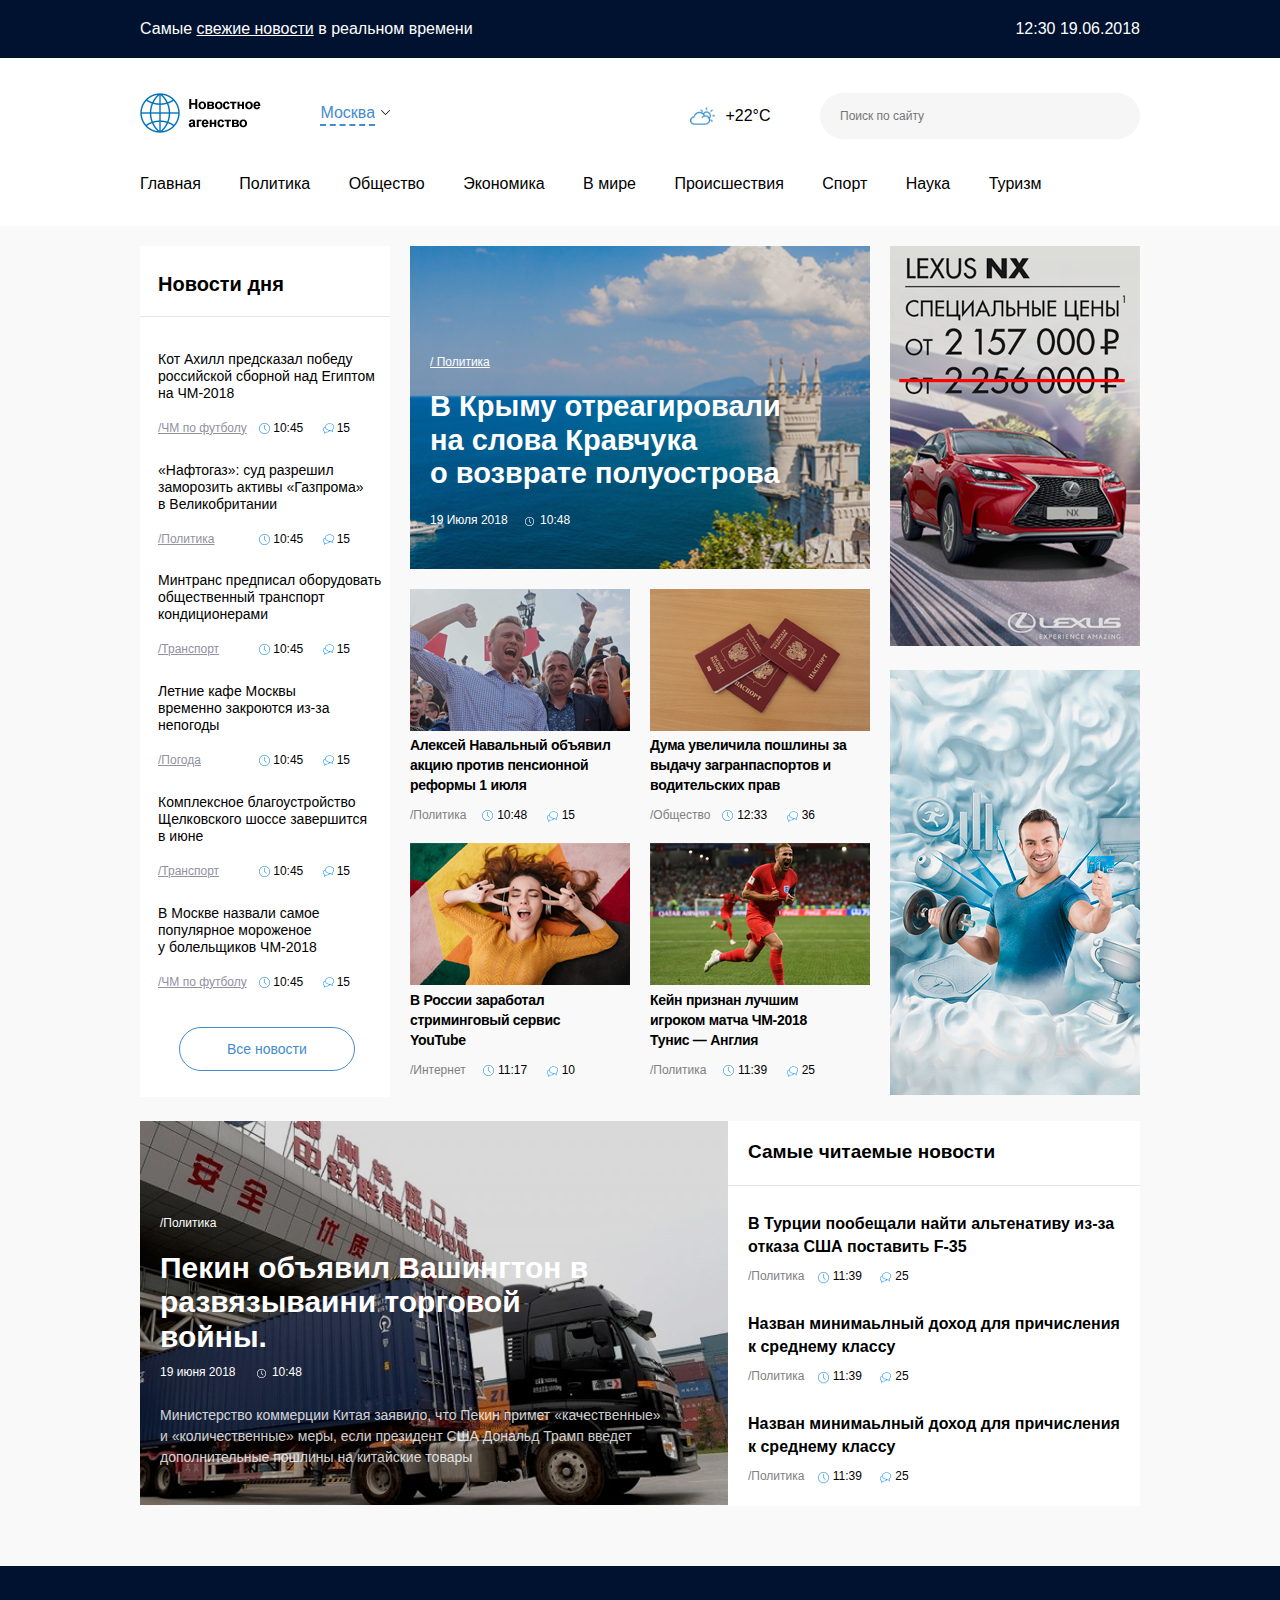
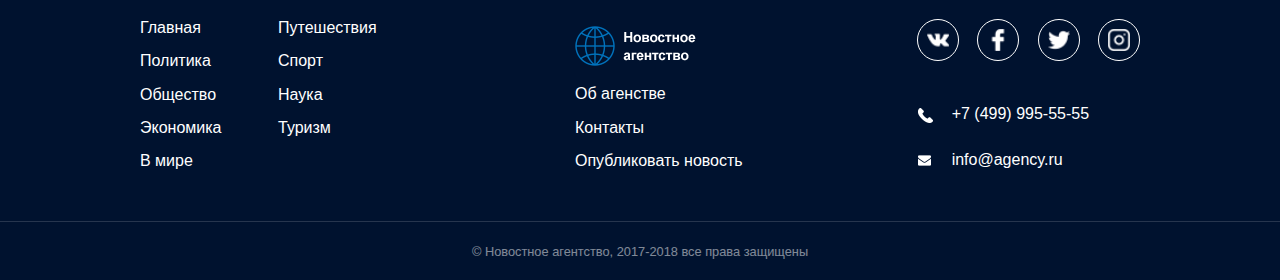
<file: News Blog/index.html>
<!DOCTYPE html>
<html>
<head>
	<title>Новостное агентство</title>
	<link rel="stylesheet" type="text/css" href="styles.css">
	<link rel="stylesheet" href="normalize.css">
	<script src="js/jquery-3.6.0.min.js"></script>
	<script src="js/index.js"></script>
</head>
<body>
	<div class="black-bar">
		<div class="black-bar-container fixed-container">
			<h1 class="black-bar-title">Самые <a href="#">свежие новости</a> в реальном времени</h1>
			<ul class="rate-list list-reset">
				
			</ul>
			<time class="datetime" datetime="2018-06-19T12:30">12:30 19.06.2018</time>
		</div>
	</div>
	<div class="header">
		<div class="fixed-container">
			<div class="header-left-part">
				<img class="logo" src="img/logo.png">
				<label class="select-wrapper">
					Выбор города
					<select class="custom-select">
					<option value="Msc">Москва</option>
					</select>
				</label>
			</div>	
			<div class="header-right-part">
				<span class="weather">+22&deg;C</span>	
				<form class="search">
					<input type="search" placeholder="Поиск по сайту">
					<button class="search-button">
					</button>
				</form>
			</div>
		</div>
	</div>
	<div class="menu-container">
		<div class="fixed-container">
			<nav class="nav">
				<ul class="nav-list list-reset">
					<li class="nav-list-item"><a href="" class="nav-list-link">Главная</a></li>
					<li class="nav-list-item"><a href="" class="nav-list-link">Политика</a></li>
					<li class="nav-list-item"><a href="" class="nav-list-link">Общество</a></li>
					<li class="nav-list-item"><a href="" class="nav-list-link">Экономика</a></li>
					<li class="nav-list-item"><a href="" class="nav-list-link">В мире</a></li>
					<li class="nav-list-item"><a href="" class="nav-list-link">Происшествия</a></li>
					<li class="nav-list-item"><a href="" class="nav-list-link">Спорт</a></li>
					<li class="nav-list-item"><a href="" class="nav-list-link">Наука</a></li>
					<li class="nav-list-item last-list-item"><a href="" class="nav-list-link">Туризм</a></li>
				</ul>
			</nav>
		</div>
	</div>
	<main class="central-container">
		<div class="fixed-container">
			<section class="column-left">
				<h2>Новости дня</h2>
				<ul class="column-left-list list-reset">
					<li class="news-item">
						<article class="left-column-article">
							<h3 class="news-item-text">
								<a class="title-link" href="#">Кот Ахилл предсказал победу российской сборной над Египтом на&nbsp;ЧМ-2018</a>
							</h3>
							<div class="news-item-props">
								<a href="#">/ЧМ по футболу</a>
									<div class="time-comments-container">
									<time class="news-time" datetime="2018-06-19T10:45">10:45</time>
									<div class="news-comments-count">15</div>
								</div>
							</div>
						</article>
					</li>
					<li class="news-item">
						<article class="left-column-article"></article>
							<h3 class="news-item-text">
								<a class="title-link" href="#">&laquo;Нафтогаз&raquo;: суд разрешил заморозить активы &laquo;Газпрома&raquo; в&nbsp;Великобритании</a>
							</h3>
							<div class="news-item-props">
								<a href="#">/Политика</a>
									<div class="time-comments-container">
									<time class="news-time" datetime="2018-06-19T10:45">10:45</time>
									<div class="news-comments-count">15</div>
								</div>
							</div>
						</article>	
					</li>
					<li class="news-item">
						<article class="left-column-article">
							<h3 class="news-item-text">
								<a class="title-link" href="#">Минтранс предписал оборудовать общественный транспорт кондиционерами</a>
							</h3>
							<div class="news-item-props">
								<a href="#">/Транспорт</a>
									<div class="time-comments-container">
									<time class="news-time" datetime="2018-06-19T10:45">10:45</time>
									<div class="news-comments-count">15</div>
								</div>
							</div>
						</article>	
					</li>
					<li class="news-item">
						<article class="left-column-article">
							<h3 class="news-item-text">
								<a class="title-link" href="#">Летние кафе Москвы <br>временно закроются из-за непогоды</a>
							</h3>
							<div class="news-item-props">
								<a href="#">/Погода</a>
									<div class="time-comments-container">
									<time class="news-time" datetime="2018-06-19T10:45">10:45</time>
									<div class="news-comments-count">15</div>
								</div>
							</div>
						</article>	
					</li>
					<li class="news-item">
						<article class="left-column-article">
							<h3 class="news-item-text">
								<a class="title-link" href="#">Комплексное благоустройство Щелковского шоссе завершится в&nbsp;июне</a>
							</h3>
							<div class="news-item-props">
								<a href="#">/Транспорт</a>
								<div class="time-comments-container">
									<time class="news-time" datetime="2018-06-19T10:45">10:45</time>
									<div class="news-comments-count">15</div>
								</div>
							</div>
						</article>	
					</li>
					<li class="news-item">
						<article class="left-column-article">
							<h3 class="news-item-text">
								<a class="title-link" href="#">В&nbsp;Москве назвали самое популярное мороженое у&nbsp;болельщиков ЧМ-2018</a>
							</h3>
							<div class="news-item-props">
								<a href="#">/ЧМ по футболу</a>
									<div class="time-comments-container">
									<time class="news-time" datetime="2018-06-19T10:45">10:45</time>
									<div class="news-comments-count">15</div>
								</div>
							</div>
						</article>	
					</li>
				</ul>
				<div class="all-news-container">
					<a href="#" class="all-news-button">Все новости</a>
				</div>
			</section>

									<!-- Central column -->

			<div class="column-center">
				<ul class="central-news-list list-reset">
					<li class="central-news-item">
						<article class="first-news-block">
							<img src="img/first-news-back.png" alt="">
							<div class="central-news-text">
								<a href="#" class="central-news-category">/ Политика</a>
								<h3 class="first-news-title">
									<a class="title-link-white" href="#">В&nbsp;Крыму отреагировали на&nbsp;слова Кравчука о&nbsp;возврате полуострова</a>
								</h3>
								<div class="first-news-props">
									<div class="central-news-date">19 Июля 2018</div>
									<time class="central-news-time" datetime="2018-06-19T10:48">10:48</time>
								</div>
							</div>
						</article>
					</li>
				</ul>
				<ul class="center-small-news list-reset">
					<li class="small-news-item">
						<img src="img/second-news.png" alt="">
						<div class="small-news-text">
							<h3>
								<a class="title-link" href="#">Алексей Навальный объявил акцию против пенсионной реформы 1 июля</a>
							</h3>
							<div class="news-item__props">
								<a href="#" class="central-small-category">/Политика</a>
								<div class="central-time-date-container">
									<time class="central-small-news-time" datetime="2018-06-19T10:48">10:48</time>
									<div class="central-small-news-comments">15</div>
								</div>
							</div>
						</div>
					</li>
					<li class="small-news-item">
						<img src="img/third-news.png" alt="">
						<div class="small-news-text">
							<h3>
								<a class="title-link" href="#">Дума увеличила пошлины за выдачу загранпаспортов и водительских прав</a>
							</h3>
							<div class="news-item__props">
								<a href="#" class="central-small-category">/Общество</a>
								<div class="central-time-date-container">
									<time class="central-small-news-time" datetime="2018-06-19T12:33">12:33</time>
									<div class="central-small-news-comments">36</div>
								</div>
							</div>
						</div>
					</li>
					<li class="small-news-item">
						<img src="img/fourth.png" alt="">
						<div class="small-news-text">
							<h3>
								<a class="title-link" href="#">В России заработал стриминговый сервис<br>YouTube</a>
							</h3>
							<div class="news-item__props">
								<a href="#" class="central-small-category">/Интернет</a>
								<div class="central-time-date-container">
									<time class="central-small-news-time" datetime="2018-06-19T11:17">11:17</time>
									<div class="central-small-news-comments">10</div>
								</div>
							</div>
						</div>
					</li>
					<li class="small-news-item">
						<img src="img/fifth-news.png" alt="">
						<div class="small-news-text">
							<h3>
								<a class="title-link" href="#">Кейн признан лучшим<br>игроком матча ЧМ-2018<br>Тунис — Англия</a>
							</h3>
							<div class="news-item__props">
								<a href="#" class="central-small-category">/Политика</a>
								<div class="central-time-date-container">
									<time class="central-small-news-time" datetime="2018-06-19T11:39">11:39</time>
									<div class="central-small-news-comments">25</div>
								</div>
							</div>
						</div>
					</li>
				</ul>	
			</div>
			<div class="column-right">
				<a href="#"><img src="img/banner-1.png"></a>
				<a href="#"><img src="img/banner-2.png"></a>
			</div>	
		</div>
		<div class="fixed-container special-news-container">
			<div class="special-news">
				<div class="last-news-back">
					<img src="img/last-news-back.png" alt="">
					<div class="last-news-text">
						<a href="#" class="last-news-category">/Политика</a>
						<h3 class="last-news-title">
							<a href="#" class="title-link-white">Пекин объявил Вашингтон в развязываини торговой<br>войны.</a>
						</h3>
						<div class="last-news-props">
							<div class="last-news-date">19 июня 2018</div>
							<time class="last-news-time" datetime="2018-06-19T10:48">10:48</time>
					  	</div>
						<p class="last-news-subtitle">Министерство коммерции Китая заявило, что Пекин примет &laquo;качественные&raquo; и&nbsp;&laquo;количественные&raquo; меры, если президент США Дональд Трамп введет дополнительные пошлины на&nbsp;китайские товары</p>
					</div>
				</div>
			</div>
			<div class="most-read-news-container">
				<div class="most-read-news">
					<h4 class="most-read-news-title">Самые читаемые новости</h4>
					<ul class="most-read-news-list list-reset">
						<li class="most-read-news-item">
							<article class="most-read-news-article">
								<h3 class="most-read-news-subtitle">
									<a class="title-link" href="#">В Турции пообещали найти альтенативу из-за отказа США поставить F-35</a>
								</h3>
								<div class="most-read-news-props">
									<div class="most-read-news-category">/Политика</div>
									<time class="most-read-news-time" datetime="2018-06-19T11:39">11:39</time>
									<div class="most-read-news-comments">25</div>
								</div>
							</article>
						</li>
						<li class="most-read-news-item">
							<article class="most-read-news-article">
								<h3 class="most-read-news-subtitle">
									<a class="title-link" href="#">Назван минимаьлный доход для причисления к среднему классу</a>
								</h3>
								<div class="most-read-news-props">
									<div class="most-read-news-category">/Политика</div>
									<time class="most-read-news-time" datetime="2018-06-19T11:39">11:39</time>
									<div class="most-read-news-comments">25</div>
								</div>
							</article>
						</li>
						<li class="most-read-news-item">
							<article class="most-read-news-article">
								<h3 class="most-read-news-subtitle">
									<a class="title-link" href="#">Назван минимаьлный доход для причисления к среднему классу</a>
								</h3>
								<div class="most-read-news-props">
									<div class="most-read-news-category">/Политика</div>
									<time class="most-read-news-time" datetime="2018-06-19T11:39">11:39</time>
									<div class="most-read-news-comments">25</div>
								</div>
							</article>
						</li>
					</ul>
				</div>
			</div>
		</div>
	</main>
	<footer class="footer">
		<div class="fixed-container footer-container">
			<ul class="footer-nav-list list-reset">
				<li class="footer-nav-item"><a href="#" class="footer-nav-link">Главная</a></li>
				<li class="footer-nav-item"><a href="#" class="footer-nav-link">Политика</a></li>
				<li class="footer-nav-item"><a href="#" class="footer-nav-link">Общество</a></li>
				<li class="footer-nav-item"><a href="#" class="footer-nav-link">Экономика</a></li>
				<li class="footer-nav-item"><a href="#" class="footer-nav-link">В мире</a></li>
				<li class="footer-nav-item"><a href="#" class="footer-nav-link">Путешествия</a></li>
				<li class="footer-nav-item"><a href="#" class="footer-nav-link">Спорт</a></li>
				<li class="footer-nav-item"><a href="#" class="footer-nav-link">Наука</a></li>
				<li class="footer-nav-item"><a href="#" class="footer-nav-link">Туризм</a></li>
			</ul>
			<div class="contacts">
				<img src="img/footer-logo.png" alt="logo">
				<ul class="contacts-list list-reset">
					<li class="contacts-item"><a href="#" class="contacts-link">Об агенстве</a></li>
					<li class="contacts-item"><a href="#" class="contacts-link">Контакты</a></li>
					<li class="contacts-item"><a href="#" class="contacts-link">Опубликовать новость</a></li>
				</ul>
			</div>
			<div class="social-networks">
				<ul class="social-networsk-list list-reset">
					<li class="social-networks-item"><a href="#" class="social-networks-link social-link-vk"></a></li>
					<li class="social-networks-item"><a href="#" class="social-networks-link social-link-fb"></a></li>
					<li class="social-networks-item"><a href="#" class="social-networks-link social-link-tw"></a></li>
					<li class="social-networks-item"><a href="#" class="social-networks-link social-link-inst"></a></li>
				</ul>
				<ul class="contact-info list-reset">
					<li class="contact-phone"><a href="tel:+74999955555" class="footer-contacts-value">+7 (499) 995-55-55</a></li>
					<li class="contact-email"><a href="mailto:info.@agency.ru" class="footer-mail">info@agency.ru</a></li>
				</ul>
			</div>
		</div>
		<div class="footer-bottom">
			<div class="fixed-container reserved-rights-container">
				<small class="reserved-rights">&copy;&nbsp;Новостное агентство, 2017-2018 все права защищены</small>
			</div>
		</div>
	</footer>
</body>
</html>
</file>
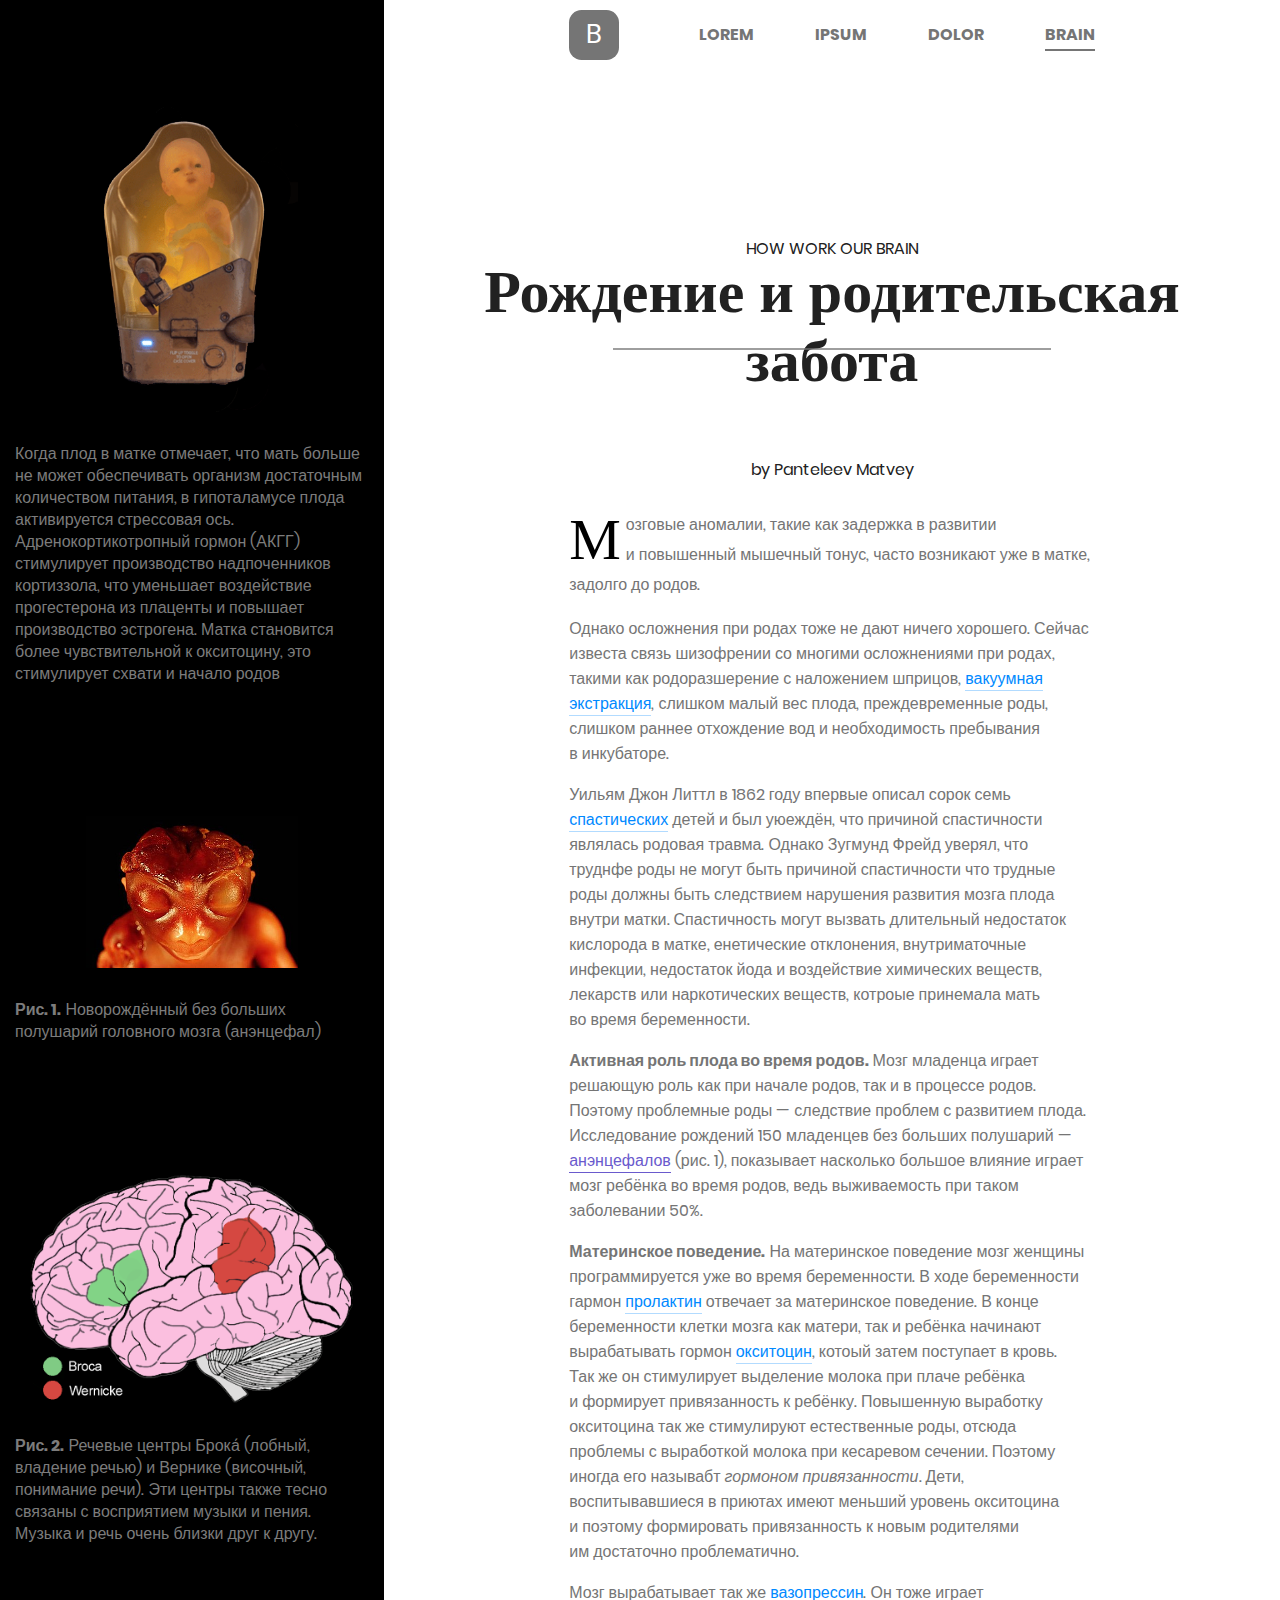
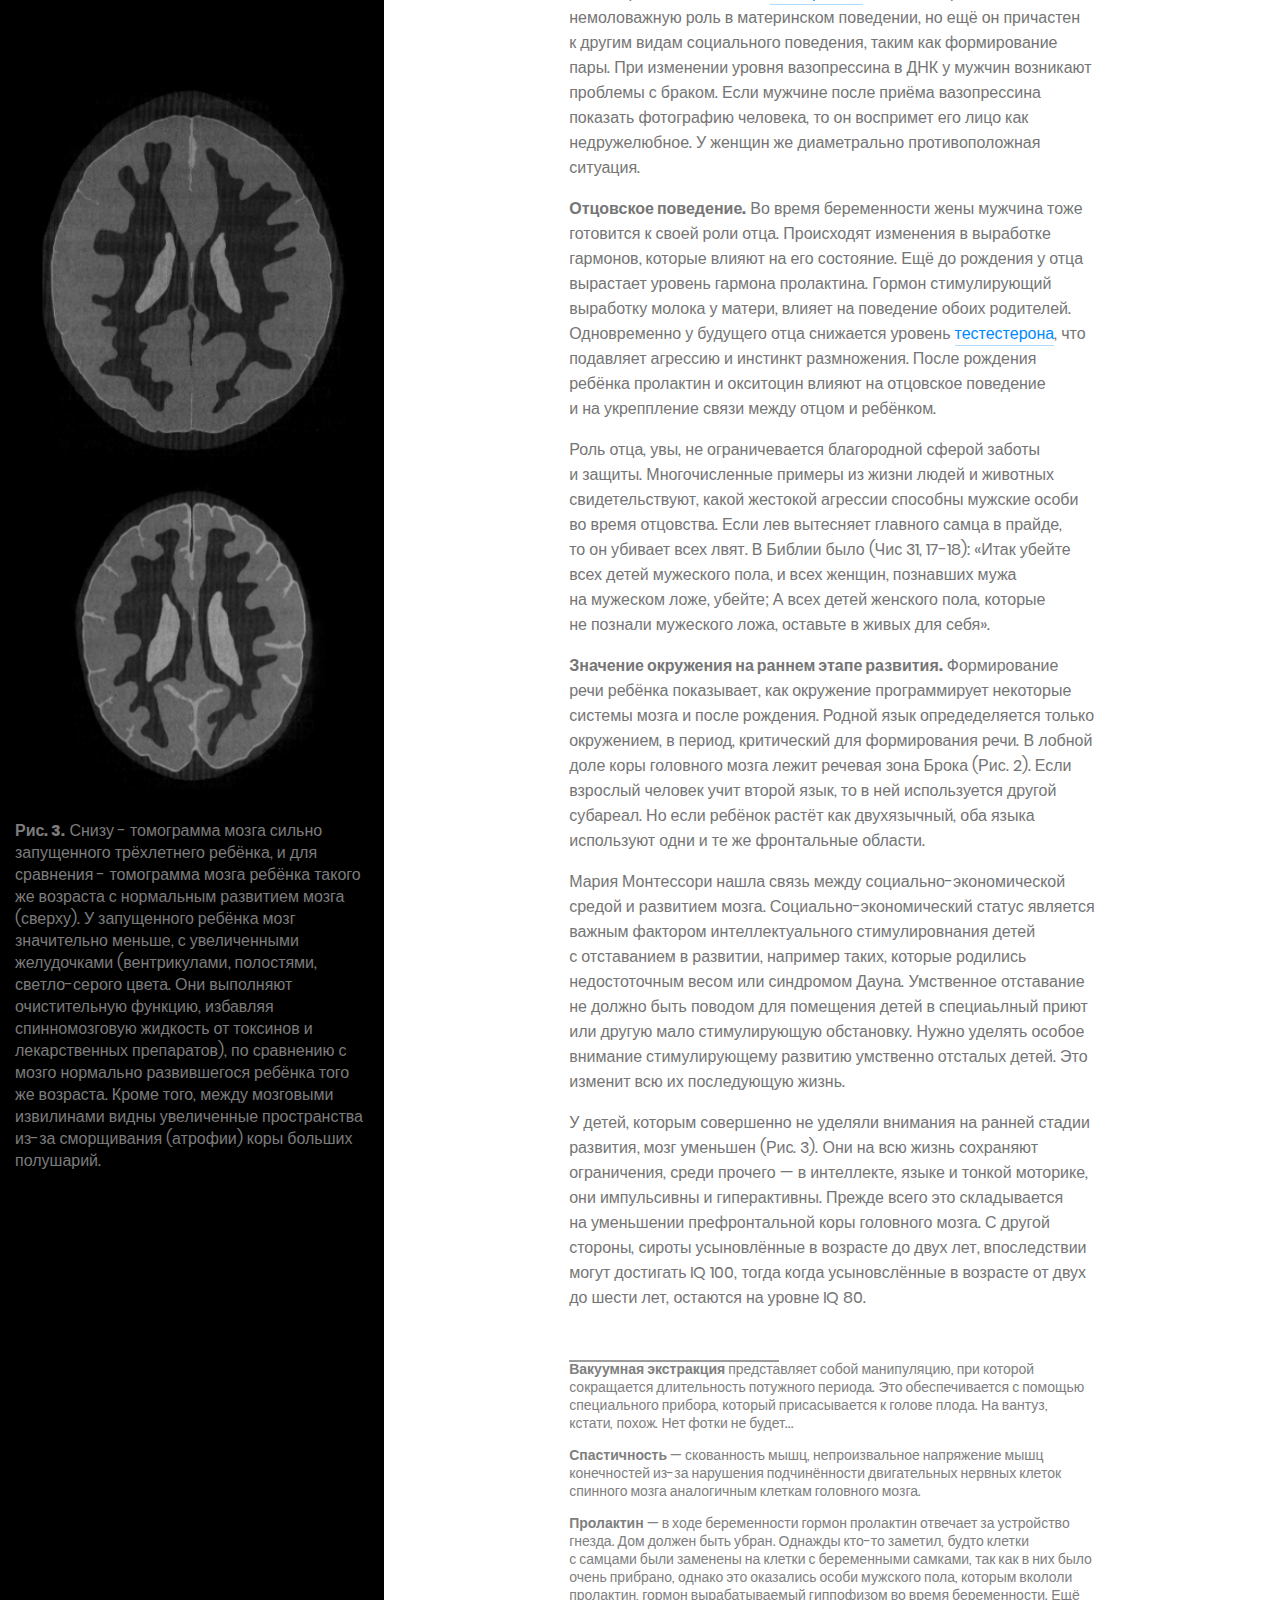
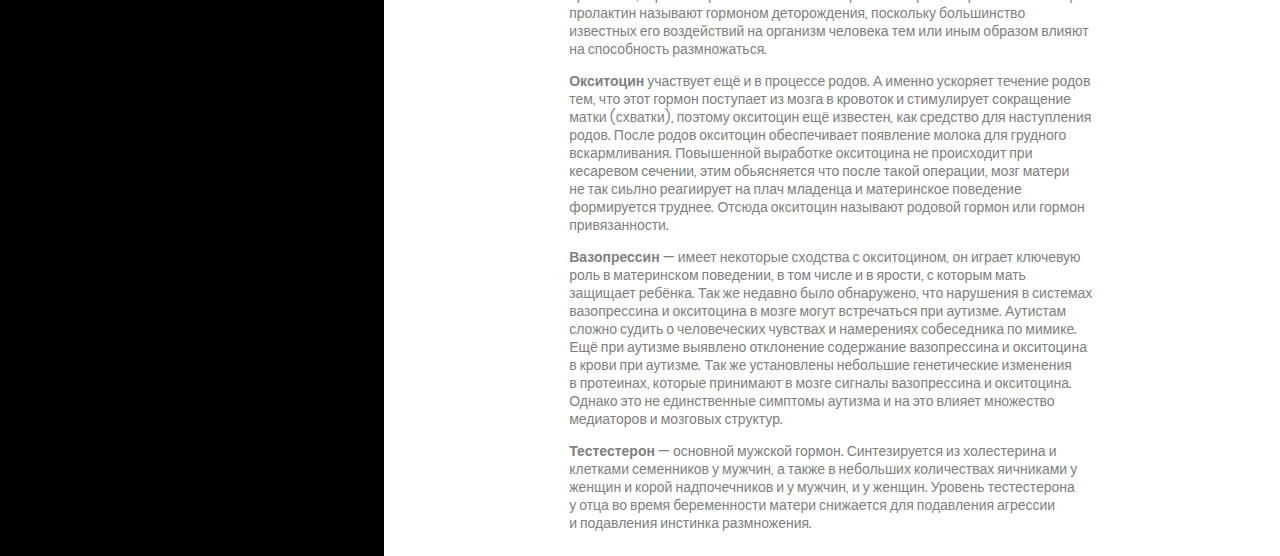
<file: Brain/first-article.html>
<!DOCTYPE html>
<html lang="en">
<head>
    <meta charset="UTF-8">
    <meta http-equiv="X-UA-Compatible" content="IE=edge">
    <meta name="viewport" content="width=device-width, initial-scale=1.0">
    <link rel="stylesheet" href="css/article.css">
    <link rel="stylesheet" href="css/normalize.css">
    <title>Document</title>
</head>
<body>
    <div class="container">
        <div class="left-part">
            <img src="img/child.png" class="left-part-image" alt="">
            <p class="image-paragraph">
                Когда плод в&nbsp;матке отмечает, что мать больше не&nbsp;может обеспечивать организм достаточным количеством питания, в&nbsp;гипоталамусе плода активируется стрессовая ось. Адренокортикотропный гормон (АКГГ) стимулирует производство надпоченников кортиззола, что уменьшает воздействие прогестерона из&nbsp;плаценты и&nbsp;повышает производство эстрогена. Матка становится более чувствительной к&nbsp;окситоцину, это стимулирует схвати и&nbsp;начало родов
            </p>

            <img src="img/child-without-brain.jpg" alt="" class="left-part-image">
            <p class="image-paragraph">
                <span class="bolt-word">Рис.&nbsp;1.</span> Новорождённый без больших полушарий головного мозга (анэнцефал)
            </p>

            <img src="img/spaeking-centre.png" alt="" class="left-part-image small-image">
            <p class="image-paragraph">
                <span class="bolt-word">Рис.&nbsp;2.</span> Речевые центры Брока́ (лобный, владение речью) и Вернике (височный, понимание речи). Эти центры также тесно связаны с восприятием музыки и пения. Музыка и речь очень близки друг к другу.
            </p>

            <img src="img/two-brains.png" alt="" class="left-part-image small-image">
            <p class="image-paragraph">
                <span class="bolt-word">Рис.&nbsp;3.</span> Снизу - томограмма мозга сильно запущенного трёхлетнего ребёнка, и для сравнения - томограмма мозга ребёнка такого же возраста с нормальным развитием мозга (сверху). У запущенного ребёнка мозг значительно меньше, с увеличенными желудочками (вентрикулами, полостями, светло-серого цвета. Они выполняют очистительную функцию, избавляя спинномозговую жидкость от токсинов и лекарственных препаратов), по сравнению с мозго нормально развившегося ребёнка того же возраста. Кроме того, между мозговыми извилинами видны увеличенные пространства из-за сморщивания (атрофии) коры больших полушарий.
            </p>
        </div>
        <div class="right-part">
            <header class="header">
                <a href="index.html" class="logo header-logo">
                    <span class="logo-b">B</span>
                </a> 
                <ul class="header-list list-reset">
                    <li class="header-item"><a href="#" class="header-link">Lorem</a></li>
                    <li class="header-item"><a href="#" class="header-link">Ipsum</a></li>
                    <li class="header-item"><a href="#" class="header-link">Dolor</a></li>
                    <li class="header-item"><a href="#" class="header-link header-link-active">Brain</a></li>
                </ul>
            </header>
            <div class="main">
                <div class="text-container">
                    <span class="overhead">How work our brain</span>
                    <h1 class="title title-medium">Рождение и родительская забота</h1>
                    <span class="author">by Panteleev Matvey</span>
                    <div class="paragraph-container">
                        <p class="paragraph first-paragraph">
                            Мозговые аномалии, такие как задержка в&nbsp;развитии и&nbsp;повышенный мышечный тонус, часто возникают уже в&nbsp;матке, задолго до&nbsp;родов.</p>
                        <p class="paragraph">
                            Однако осложнения при родах тоже не&nbsp;дают ничего хорошего. Сейчас известа связь шизофрении со&nbsp;многими осложнениями при родах, такими как родоразшерение с&nbsp;наложением шприцов, <a href="#first-annotation" class="word" title="Ссылка на терминологию">вакуумная экстракция</a>, слишком малый вес плода, преждевременные роды, слишком раннее отхождение вод и&nbsp;необходимость пребывания в&nbsp;инкубаторе.
                        </p>
                        <p class="paragraph">
                            Уильям Джон Литтл в&nbsp;1862 году впервые описал сорок семь <a href="#second-annotation" class="word" title="Ссылка на терминологию">спастических</a> детей и&nbsp;был уюеждён, что причиной спастичности являлась родовая травма. Однако Зугмунд Фрейд уверял, что труднфе роды не&nbsp;могут быть причиной спастичности что трудные роды должны быть следствием нарушения развития мозга плода внутри матки. Спастичность могут вызвать длительный недостаток кислорода в&nbsp;матке, енетические отклонения, внутриматочные инфекции, недостаток йода и&nbsp;воздействие химических веществ, лекарств или наркотических веществ, котроые принемала мать во&nbsp;время беременности.
                        </p>
                        <p class="paragraph">
                            <span class="first-sentence">Активная роль плода во&nbsp;время родов.</span> Мозг младенца играет решающую роль как при начале родов, так и&nbsp;в&nbsp;процессе родов. Поэтому проблемные роды&nbsp;&mdash; следствие проблем с&nbsp;развитием плода. Исследование рождений 150 младенцев без больших полушарий&nbsp;&mdash; <a href="https://ru.wikipedia.org/wiki/%D0%90%D0%BD%D1%8D%D0%BD%D1%86%D0%B5%D1%84%D0%B0%D0%BB%D0%B8%D1%8F" class="word other-link" target="_blank" title="Ссылка на сторонний ресурс">анэнцефалов</a> (рис.&nbsp;1), показывает насколько большое влияние играет мозг ребёнка во&nbsp;время родов, ведь выживаемость при таком заболевании&nbsp;50%.
                        </p>
                        <p class="paragraph">
                            <span class="first-sentence">Материнское поведение.</span> На&nbsp;материнское поведение мозг женщины программируется уже во&nbsp;время беременности. В&nbsp;ходе беременности гармон <a href="#third-annotation" class="word" title="Ссылка на терминологию">пролактин</a> отвечает за&nbsp;материнское поведение. В&nbsp;конце беременности клетки мозга как матери, так и&nbsp;ребёнка начинают вырабатывать гормон <a href="#fourth-annotation" class="word" title="Ссылка на терминологию">окситоцин</a>, котоый затем поступает в&nbsp;кровь. Так&nbsp;же он&nbsp;стимулирует выделение молока при плаче ребёнка и&nbsp;формирует привязанность к&nbsp;ребёнку. Повышенную выработку окситоцина так&nbsp;же стимулируют естественные роды, отсюда проблемы с&nbsp;выработкой молока при кесаревом сечении. Поэтому иногда его называбт <span class="italic-word">гормоном привязанности</span>. Дети, воспитывавшиеся в&nbsp;приютах имеют меньший уровень окситоцина и&nbsp;поэтому формировать привязанность к&nbsp;новым родителями им&nbsp;достаточно проблематично.
                        </p>
                        <p class="paragraph">
                            Мозг вырабатывает так&nbsp;же <a href="#fifth-annotation" class="word" title="Ссылка на терминологию">вазопрессин</a>. Он&nbsp;тоже играет немоловажную роль в&nbsp;материнском поведении, но&nbsp;ещё он&nbsp;причастен к&nbsp;другим видам социального поведения, таким как формирование пары. При изменении уровня вазопрессина в&nbsp;ДНК у&nbsp;мужчин возникают проблемы с&nbsp;браком. Если мужчине после приёма вазопрессина показать фотографию человека, то&nbsp;он&nbsp;воспримет его лицо как недружелюбное. У&nbsp;женщин&nbsp;же диаметрально противоположная ситуация.
                        </p>
                        <p class="paragraph">
                            <span class="first-sentence">Отцовское поведение.</span>
                            Во&nbsp;время беременности жены мужчина тоже готовится к&nbsp;своей роли отца. Происходят изменения в&nbsp;выработке гармонов, которые влияют на&nbsp;его состояние. Ещё до&nbsp;рождения у&nbsp;отца вырастает уровень гармона пролактина. Гормон стимулирующий выработку молока у&nbsp;матери, влияет на&nbsp;поведение обоих родителей. Одновременно у&nbsp;будущего отца снижается уровень <a href="#sixth-annotation" class="word" title="Ссылка на терминологию">тестестерона</a>, что подавляет агрессию и&nbsp;инстинкт размножения. После рождения ребёнка пролактин и&nbsp;окситоцин влияют на&nbsp;отцовское поведение и&nbsp;на&nbsp;укреппление связи между отцом и&nbsp;ребёнком.
                        </p>
                        <p class="paragraph">
                            Роль отца, увы, не&nbsp;ограничевается благородной сферой заботы и&nbsp;защиты. Многочисленные примеры из&nbsp;жизни людей и&nbsp;животных свидетельствуют, какой жестокой агрессии способны мужские особи во&nbsp;время отцовства. Если лев вытесняет главного самца в&nbsp;прайде, то&nbsp;он&nbsp;убивает всех лвят. В&nbsp;Библии было (Чис&nbsp;31, 17-18): &laquo;Итак убейте всех детей мужеского пола, и&nbsp;всех женщин, познавших мужа на&nbsp;мужеском ложе, убейте; А&nbsp;всех детей женского пола, которые не&nbsp;познали мужеского ложа, оставьте в&nbsp;живых для себя&raquo;.
                        </p>
                        <p class="paragraph">
                            <span class="first-sentence">Значение окружения на&nbsp;раннем этапе развития.</span> Формирование речи ребёнка показывает, как окружение программирует некоторые системы мозга и&nbsp;после рождения. Родной язык опредеделяется только окружением, в&nbsp;период, критический для формирования речи. В&nbsp;лобной доле коры головного мозга лежит речевая зона Брока (Рис.&nbsp;2). Если взрослый человек учит второй язык, то&nbsp;в&nbsp;ней используется другой субареал. Но&nbsp;если ребёнок растёт как двухязычный, оба языка используют одни и&nbsp;те&nbsp;же фронтальные области.
                        </p>
                        <p class="paragraph">
                            Мария Монтессори нашла связь между социально-экономической средой и&nbsp;развитием мозга. Социально-экономический статус является важным фактором интеллектуального стимулировнания детей с&nbsp;отставанием в&nbsp;развитии, например таких, которые родились недостоточным весом или синдромом Дауна. Умственное отставание не&nbsp;должно быть поводом для помещения детей в&nbsp;специаьлный приют или другую мало стимулирующую обстановку. Нужно уделять особое внимание стимулирующему развитию умственно отсталых детей. Это изменит всю их&nbsp;последующую жизнь.
                        </p>

                        <p class="paragraph last-paragraph">
                            У&nbsp;детей, которым совершенно не&nbsp;уделяли внимания на&nbsp;ранней стадии развития, мозг уменьшен (Рис.&nbsp;3). Они на&nbsp;всю жизнь сохраняют ограничения, среди прочего&nbsp;&mdash; в&nbsp;интеллекте, языке и&nbsp;тонкой моторике, они импульсивны и&nbsp;гиперактивны. Прежде всего это складывается на&nbsp;уменьшении префронтальной коры головного мозга. С&nbsp;другой стороны, сироты усыновлённые в&nbsp;возрасте до&nbsp;двух лет, впоследствии могут достигать IQ&nbsp;100, тогда когда усыновслённые в&nbsp;возрасте от&nbsp;двух до&nbsp;шести лет, остаются на&nbsp;уровне IQ&nbsp;80.
                        </p>


                        <div class="annotation-container">
                            <p class="annotation first-termin">
                                <a name="first-annotation" class="annotation-link">Вакуумная экстракция</a> представляет собой манипуляцию, при которой сокращается длительность потужного периода. Это обеспечивается с&nbsp;помощью специального прибора, который присасывается к&nbsp;голове плода. На&nbsp;вантуз, кстати, похож. Нет фотки не&nbsp;будет... 
                            </p>
                            <p class="annotation">
                                <a name="second-annotation" class="annotation-link">Спастичность</a>&nbsp;&mdash; скованность мышц, непроизвальное напряжение мышц конечностей из-за нарушения подчинённости двигательных нервных клеток спинного мозга аналогичным клеткам головного мозга.
                            </p>
                            <p class="annotation">
                                <a name="third-annotation" class="annotation-link">Пролактин</a>&nbsp;&mdash; в&nbsp;ходе беременности гормон пролактин отвечает за&nbsp;устройство гнезда. Дом должен быть убран. Однажды кто-то заметил, будто клетки с&nbsp;самцами были заменены на&nbsp;клетки с&nbsp;беременными самками, так как в&nbsp;них было очень прибрано, однако это оказались особи мужского пола, которым вкололи пролактин, гормон вырабатываемый гиппофизом во&nbsp;время беременности. Ещё пролактин называют гормоном деторождения, поскольку большинство известных его воздействий на&nbsp;организм человека тем или иным образом влияют на&nbsp;способность размножаться.
                            </p>
                            <p class="annotation">
                                <a name="fourth-annotation" class="annotation-link">Окситоцин</a> участвует ещё и&nbsp;в&nbsp;процессе родов. А&nbsp;именно ускоряет течение родов тем, что этот гормон поступает из&nbsp;мозга в&nbsp;кровоток и&nbsp;стимулирует сокращение матки (схватки), поэтому окситоцин ещё известен, как средство для наступления родов. После родов окситоцин обеспечивает появление молока для грудного вскармливания. Повышенной выработке окситоцина не&nbsp;происходит при кесаревом сечении, этим обьясняется что после такой операции, мозг матери не&nbsp;так сиьлно реагиирует на&nbsp;плач младенца и&nbsp;материнское поведение формируется труднее. Отсюда окситоцин называют родовой гормон или гормон привязанности.
                            </p>
                            <p class="annotation">
                                <a name="fifth-annotation" class="annotation-link">Вазопрессин</a>&nbsp;&mdash; имеет некоторые сходства с&nbsp;окситоцином, он&nbsp;играет ключевую роль в&nbsp;материнском поведении, в&nbsp;том числе и&nbsp;в&nbsp;ярости, с&nbsp;которым мать защищает ребёнка. 
                                Так&nbsp;же недавно было обнаружено, что нарушения в&nbsp;системах вазопрессина и&nbsp;окситоцина в&nbsp;мозге могут встречаться при аутизме. Аутистам сложно судить о&nbsp;человеческих чувствах и&nbsp;намерениях собеседника по&nbsp;мимике. Ещё при аутизме выявлено отклонение содержание вазопрессина и&nbsp;окситоцина в&nbsp;крови при аутизме. Так&nbsp;же установлены небольшие генетические изменения в&nbsp;протеинах, которые принимают в&nbsp;мозге сигналы вазопрессина и&nbsp;окситоцина. Однако это не&nbsp;единственные симптомы аутизма и&nbsp;на&nbsp;это влияет множество медиаторов и&nbsp;мозговых структур.
                            </p>
                            <p class="annotation">
                                <a name="sixth-annotation" class="annotation-link">Тестестерон</a>&nbsp;&mdash; основной мужской гормон. Синтезируется из холестерина и клетками семенников у мужчин, а также в небольших количествах яичниками у женщин и корой надпочечников и у мужчин, и у женщин. Уровень тестестерона у&nbsp;отца во&nbsp;время беременности матери снижается для подавления агрессии и&nbsp;подавления инстинка размножения.
                            </p>
                        </div>
                    </div> 
                </div>
            </div>
        </div>
    </div>
</body>
</html>
</file>
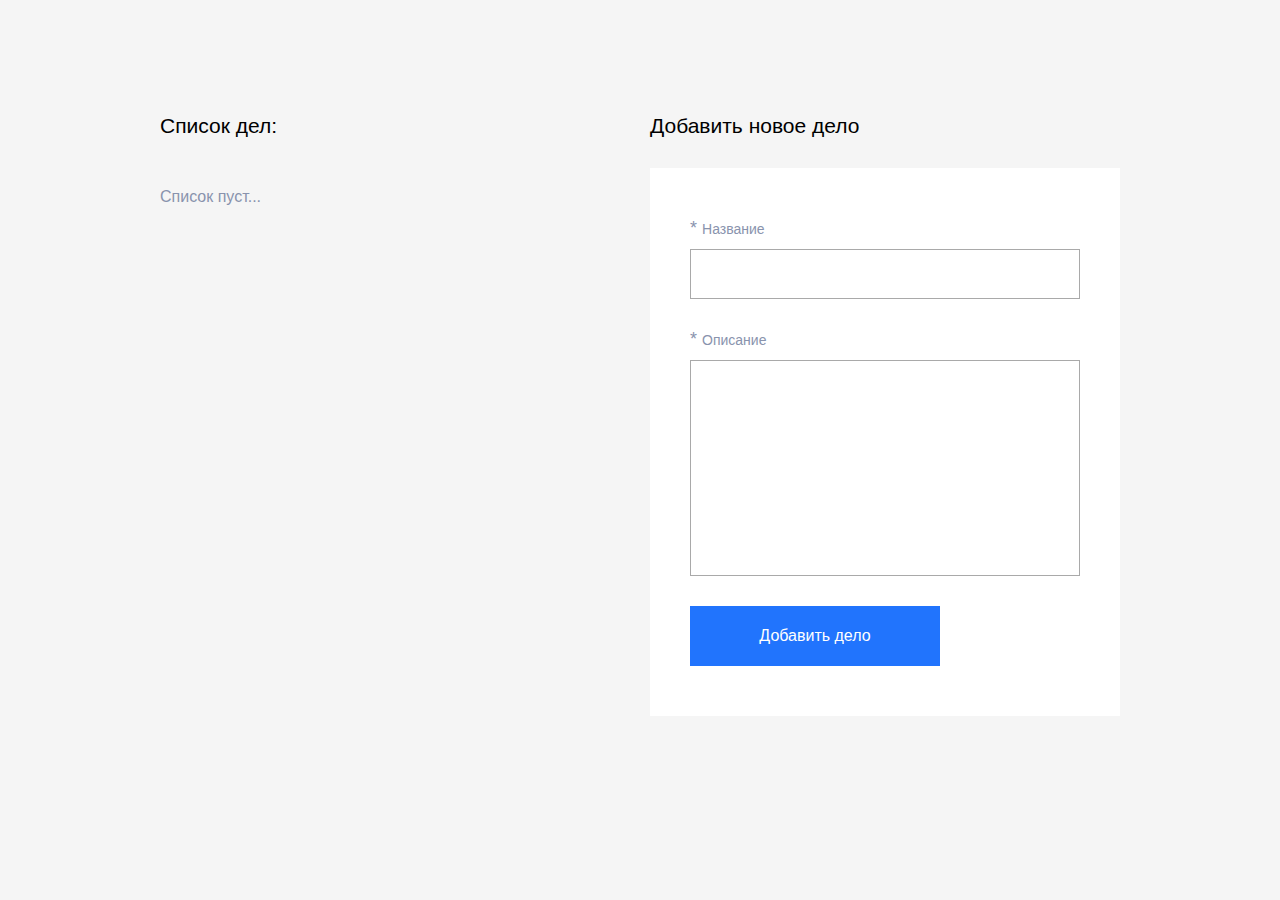
<file: ToDoList/toDoList.html>
<!DOCTYPE html>
<html lang="en">
<head>
    <meta charset="UTF-8">
    <meta http-equiv="X-UA-Compatible" content="IE=edge">
    <meta name="viewport" content="width=device-width, initial-scale=1.0">
    <link rel="stylesheet" href="css/toDoList.css">
    <link rel="stylesheet" href="css/normalize.css">
    <script src="js/jquery-3.6.0.min.js"></script>
    <script src="js/toDoList.js"></script>
    <title>Список дел</title>
</head>
<body>
    <div class="container">
        <div class="left-part">
            <h1 class="left-part-title">Список дел:</h1>
            <p class="empty-list">Список пуст...</p>
            
            <ul class="list list-reset">
                
            </ul>
        </div>

        <div class="right-part">
            <h1 class="right-part-title">Добавить новое дело</h1>
            
            <form action="">
                <div class="field">

                    <label for="title">* <span>Название</span></label>
                    <input class="title" type="text" id="title" name="title" maxlength="35">

                    <label for="descr">* <span>Описание</span></label>
                    <textarea class="description" id="description" cols="30" rows="10" maxlength="480"></textarea>

                    <input type="button" class="add-task" value="Добавить дело">
                </div>
            </form>
        </div>
    </div>
</body>
</html>
</file>
<file: News Blog/styles.css>
html, body {
	margin: 0;
	padding: 0;
	min-width: 1000px;
	font-family: Arial;
}

.title-link {
	text-decoration: none;
	color: #000;
}

.title-link-white {
	color: #fff;
	text-decoration: none;
	max-width: 1px;
}

.column-left .title-link {
	line-height: 17px;
}

h2 {
	font-size: 20px;
	padding: 27px 0 20px 18px;
	margin: 0 0 34px;
	border-bottom: 1px solid #e5e5e5;
}

.list-reset {  
    margin: 0;
    padding: 0;
    list-style-type: none; 
}

.black-bar {
	background-color: #00122f;
	color: white;
	padding: 20px 0;
	font-size: 16px;
}

.black-bar-container {
	display: flex;
	align-items: center;
	justify-content: space-between;
}

.black-bar a {
	color: white;
}

.black-bar-title {
	font-size: 16px;
	margin: 0;
	padding: 0;
	font-weight: 500;
}


.rate-item {
	display: inline-block;
	font-size: 14px;
}

.rate-item:not(:last-child){
	margin-right: 20px;
}

.fixed-container {
	width: 1000px;
	margin: 0 auto;
	position: relative;
	overflow: auto;
}




.header {
	padding-top: 35px;
}

.datetime {
	float: right;
}

.header-right-part {
	float: right;
}

.header-left-part {
	float: left;
}

.header-left-part .logo{
	vertical-align: middle;
}

.header-right-part .weather {
	vertical-align: middle;
}


.select-wrapper {
	position: relative;
	margin-left: 55px;
	display: inline-block;
	/* обнуляем шрифт, чтобы убрать текст label */
	font-size: 0;

}
  
  .select-wrapper::after {
	content: '';
	position: absolute;
	bottom: -4px;
	left: 0;
	right: 15px;
	height: 1px; 
	border-bottom: 2px dashed #448ccb;
}
  
  .custom-select {
	border: 0;
	-webkit-appearance: none;
	-moz-appearance: none;
	appearance: none;
	
	/* Восстанавливаем шрифт */
	font-size: 16px;
	
	/* для того, чтобы задать саму стрелку:
	  1. отведем для нее место; */
	padding-right: 15px;
	/* добавим ее фоном */
	background: url(img/select-icon.png) 100% center no-repeat;
	color: #448ccb;
}



.weather {
	background-image: url("img/weather.png");
	background-position: left center;
	background-size: auto 100%;
	display: inline-block;
	padding-left: 35px;
	background-repeat: no-repeat;
}


.search {
	display: inline-block;
	position: relative;
	width: 320px;
	height: 50px;
	margin-left: 45px;
}

.search input {
	font-size: 12px;
	width: 100%;
	height: 92%;
	padding-left: 20px;
	background-color: #f6f6f6;
	border-radius: 25px;
	border: none;
}


.search-button {
	position: absolute;
	top: 50%;
	transform: translateY(-50%);
	right: 10px;
	width: 30px;
	height: 30px;
	background-image: url('https://banner2.kisspng.com/20180324/ukw/kisspng-magnifying-glass-computer-icons-magnifier-loupe-5ab62e7a2951b1.3568255815218888901693.jpg');
	background-size: 50%;
	background-repeat: no-repeat;
	background-position: 5px 6px;
	border: none;
	background-color: transparent;
	cursor: pointer;
}

.nav {
	margin-top: 15px;
}

.nav-list-item:not(:last-child) {
	display: inline-block;
	margin-right: 34px;
}

.last-list-item {
	display: inline-block;
}

.nav-list-link {
	color: #000;
	text-decoration: none;
}



.menu-container {
	padding-top: 17px;
    padding-bottom: 32px;
}

.column-left {
	background-color: #FFFFFF;
	width: 250px;
	float: left;
}

	.news-item {
		padding-left: 18px;
		margin-bottom: 26px;
		font-size: 14px;
	}

	.news-item-text {
		margin-bottom: 20px;
		font-weight: 500;
		font-size: 14px;
	}

	.news-item-props {
		font-size: 12px;
		
	}

		.news-item-props a {
			color: #91919f;
			display: inline-block;
		}

		.time-comments-container {
			float: right;
			margin-right: 40px;
		}

		.news-time {
			display: inline-block;
			padding-left: 15px;
			background-image: url('img/icon-time.png');
			background-repeat: no-repeat;
			
		}

		.news-comments-count {
			display: inline-block;
			padding-left: 15px;
			background-image: url('img/icon-comments.png');
			background-repeat: no-repeat;
			margin-left: 15px;
		}
		
		.all-news-container {
			padding: 24px 0 39px 39px;
		}

		.all-news-button {
			font-size: 14px;
			color: #448ccb;
			text-decoration: none;
			border-radius: 33px;
			border: 1px solid #448ccb;
			padding: 13px 47px;
			margin-top: 20px;
		}

		.all-news-button:hover {
			color: #FFFFFF;
			background-color: #448ccb;
			transition: 0.2s ease;
		}


.column-center {
	width: 460px;
	margin-left: 20px;
	float: left;
}

.central-container {
	padding-top: 20px;
	background-color: #f9f9f9;
	background-image: url('img/central-bg-top.png');
	background-repeat: repeat-x;
	padding-bottom: 60px;
}
	
	.first-news-block {
		max-width: 460px;

		margin: 0 auto;
		position: relative;
	}
	
	
	.first-news-block img {
		position: absolute;
		left: 0;
		top: 0;
		width: 100%;
		height: 100%; 
		object-fit: cover;
	}
	
	.central-news-text {
		position: relative;
		color: #fff;
		padding: 20px 20px 32px 20px;
	}
	
	.central-news-category {
		display: inline-block;
		margin-top: 90px;
		font-size: 12px;
		color: #fff;
	}
	
	.first-news-title {
		display: block;
		max-width: 390px;
		font-size: 29px;
		margin-top: 20px;
		margin-bottom: 0;
	}
	
	.first-news-props {
		margin-top: 20px;
		padding-bottom: 8px;
	}

	
	
	.central-news-date {
		display: inline-block;
		font-size: 12px;
	}
	
	.central-news-time {
		display: inline-block;
		margin-left: 13px;
		font-size: 12px;
		padding-left: 15px;
		background-image: url('img/center-icon-time.png');
		background-repeat: no-repeat;
		background-position: 0 center;
	}

	.center-small-news {
		max-width: 460px;
		margin: 0 auto;
		overflow: auto;
		margin-top: 20px;
	  }
	  
	  .small-news-item {
		float: left;
		width: 220px;
		margin-right: 20px;
		margin-bottom: 20px;
	  }
	  
	  .small-news-item:nth-child(2n) {
		margin-right: 0;
	  }
	  
	  .small-news-item img {
		width: 100%;
	  }
	  
	  .small-news-item h3 {
		margin: 0;
		padding: 0;
		color: #000000;
		font-family: Arial;
		font-size: 14px;
		font-weight: 400;
		line-height: 20px;
		letter-spacing: -0.28px;
		font-weight: bold;
	  }
	  
	  .news-item__props {
		position: relative;
		font-family: Arial;
		margin-top: 10px;
	  }

	  .central-time-date-container {
		float: right;
		margin-right: 55px;
	}
	  
	  .central-small-category {
		display: inline-block;
		color: grey;
		font-size: 12px;
		text-decoration: none;
	  }
	  
	  .central-small-news-time {
		font-size: 12px;
		padding-left: 15px;
		background-image: url('img/icon-time.png');
		background-position: -1px 1px;
		background-repeat: no-repeat;

	  }
	  
	  .central-small-news-comments {
		display: inline-block;
		font-size: 12px;
		padding-left: 15px;
		margin-left: 15px;
		background-image: url('img/icon-comments.png');
		background-position: -1px 1px;
		background-repeat: no-repeat;
	  }


  

.central-container .fixed-container {
	overflow-y: hidden;
}

.column-right {
	width: 250px;
	float: right;
}

.column-right img {
	margin-bottom: 20px;
}

.last-news-back {
	float: left;
	overflow: auto;
	width: 588px;
	position: relative;
  }
  
  
  .last-news-back img {
	position: absolute;
	left: 0;
	top: 0;
	width: 100%;
	height: 100%;
	object-fit: cover;
  }
  
  .last-news-text {
	position: relative;
	color: #fff;
	padding: 20px;
  }
  
  .last-news-category {
	display: inline-block;
	color: #fff;
	text-decoration: none;
	font-size: 12px;
	margin-top: 76px;
  }
  
  .last-news-title {
	font-size: 30px;
	font-weight: 700;
	margin-top: 20px;
	margin-bottom: 0;
  }
  
  
  .last-news-props {
	margin-top: 12px;
	font-size: 12px;
  }
  
  .last-news-date {
	display: inline-block;
	
  }
  
  .last-news-time {
	display: inline-block;
	margin-left: 18px;
	padding-left: 15px;
	background-image: url('img/center-icon-time.png');
	background-repeat: no-repeat;
	background-position: 0 center;
  }

  .last-news-subtitle {
	  opacity: 0.8;
	  margin-top: 25px;
	  font-size: 14px;
	  line-height: 21px;
	  padding-bottom: 3px;
  }


.most-read-news-container {
	float: right;
	max-width: 412px;
	background-color: #fff;
  }

  .most-read-news-title {
	display: inline-block;
	padding: 20px 20px 23px 20px;
	margin: 0px;
	font-size: 19px;
  }

.most-read-news-list {
	border-top: 1px solid #e5e5e5;
	padding: 26px 10px 10px 20px;
}
	.most-read-news-item:not(:last-child) {
		margin-bottom: 28px;
	}

	.most-read-news-subtitle {
		line-height: 23px;
		margin: 0;
		font-size: 16px;
	}

	.most-read-news-props {
		font-size: 12px;
		margin-top: 12px;
	}

	.most-read-news-item:last-child {
		padding-bottom: 12px;
	}

	.most-read-news-category {
		display: inline-block;
		color: grey;
	}

	.most-read-news-time {
		display: inline-block;
		font-size: 12px;
		margin-left: 10px;
		padding-left: 15px;
		background-image: url('img/icon-time.png');
		background-position: -1px 1px;
		background-repeat: no-repeat;
	}

	.most-read-news-comments {
		display: inline-block;
		font-size: 12px;
		margin-left: 15px;
		padding-left: 15px;
		background-image: url('img/icon-comments.png');
		background-position: -1px 1px;
		background-repeat: no-repeat;
	}



.list {
	padding-left: 20px;
}

.list-item {
	display: list-item;
}





.footer {
	background-color: #00122f;
}

.footer-container {
	padding: 53px 0 25px 0;
}

.footer-nav-list {
	float: left;
	columns: 2;
	width: 260px;
}

.footer-nav-item {
	margin-bottom: 15px;
}

.footer-nav-link {
	text-decoration: none;
	color: #fff;
}

.contacts {
	display: inline-block;
	margin-left: 175px;
	padding-top: 7px;
}

.contacts-list {
	padding-top: 15px;
}

.contacts-item {
	padding-bottom: 15px;
}

.contacts-link {
	color: #fff;
	text-decoration: none;
}

.social-networks {
	float: right;
}



.social-networks-item {
	display: inline-block;
}

.social-networks-item:not(:last-child) {
	margin-right: 14px;
}

.social-networks-link {
	display: block;
    border-radius: 100%;
	padding: 20px;
	border: 1px solid #fff;
    background-position: center;
    background-repeat: no-repeat;
    background-size: 24px auto;
}


.social-link-vk {
	background-image: url('img/vk.png');
}

.social-link-fb {
	background-image: url('img/fb.png');
}

.social-link-tw {
	background-image: url('img/twitter.png');
}

.social-link-inst {
	background-image: url('img/instagram.png');
}


.contact-info {
	margin-top: 40px;
}

.contact-info li {
	margin-bottom: 27px;
}

.contact-info a {
	color: #fff;
	text-decoration: none;
}

.contact-phone {
	padding-left: 35px;
	background-image: url('img/phone-icon.png');
	background-position: 1px 3px;
	background-repeat: no-repeat;
}

.contact-email {
	padding-left: 35px;
	background-image: url('img/email-icon.png');
	background-position: 1px 4px;
	background-repeat: no-repeat;
}

.footer-bottom {
	border-top: 1px solid #26354e;
}

.reserved-rights-container {
	padding: 20px 0;
	text-align: center;
}

.reserved-rights {
	color: #fff;
	opacity: 0.5;
	text-align: center;
}
</file>
<file: Brain/css/article.css>
* {
    box-sizing: border-box;
}

*::before,
*::after {
    box-sizing: border-box;
}

@font-face {
    font-family: 'Poppins';
    src: url('../fonts/Poppins-Regular.woff') format('woff');
        font-display: swap;
        font-weight: 400;
        font-style: normal;
}

@font-face {
    font-family: 'Poppins';
    src: url('../fonts/Poppins-Medium.woff') format('woff');
        font-display: swap;
        font-weight: 500;
        font-style: normal;
}

@font-face {
    font-family: 'Poppins';
    src: url('../fonts/Poppins-SemiBold.woff') format('woff');
        font-display: swap;
        font-weight: 600;
        font-style: normal;
}

@font-face {
    font-family: 'Poppins';
    src: url('../fonts/Poppins-Bold.woff') format('woff');
        font-display: swap;
        font-weight: 700;
        font-style: normal;
}



body {
    font-family: 'Poppins', sans-serif;
    font-weight: 400;
    color: var(--text-color);
}

.list-reset {  /*Разобраться зачем это*/
    margin: 0;
    padding: 0;
    list-style-type: none; 
}

.btn-reset {  /*Разобраться зачем это*/
    padding: 0;
    border: none;
    background-color: transparent;
    cursor: pointer;
}


:root {
    --main-color: #FFC107;
    --secondary-color: #FF4081;
    --secondary-text: #757575;
    --devider-color: #bdbdbd;
    --text-color: #212121;

}

/* ekfnjkadfjhsadhjghsfjadnfjnfjwernfjnfanwrfbnwrjrbfjwbfKIEFJWEFWEJFE34WFJR */
.container {
    display: flex;
    max-width: 1600px;
    margin: 0 auto;
}

.right-part {
    width: 70%;
    padding: 10px;

}

.left-part {
    width: 30%;
    background-color: #000;
    display: flex;
    flex-direction: column;
}

.left-part-image {
    max-width: 55%;
    margin: 0 auto;
    margin-top: 100px;
    transition: 0.6s ease;
}



.small-image {
    max-width: 85%;
}

.text-container, .overhead, .title, .author, .paragraph-container, .paragraph, .annotation, .annotation-container {
    transition: 0.6s ease;
}

.logo {
    display: flex;
    align-items: center;
    text-decoration: none;
    margin-right: 80px;
    
}


.logo-b {
    display: inline-block;
    font-size: 26px;
    color: #fff;
    background-color: var(--secondary-text);
    padding: 10px 17px;
    border-radius: 25%;
    transition: 0.3s ease;
}

.logo-b:hover {
    background-color: #000;
}


.logo-text {
    margin-left: 15px;
    color: var(--secondary-text);
}

.header {
    display: flex;
    justify-content: center;
    align-items: center;
    max-width: 60%;
    margin: 0 auto;
}

.header-list {
    display: flex;
    width: 100%;
    justify-content: space-between;
}

.header-item {
    display: inline-block;
    font-size: 16px;
    font-weight: 700;
    text-transform: uppercase;
}

.header-link {
    position: relative;
    text-decoration: none;
    color: var(--secondary-text);
}

.header-link-active {
    padding-bottom: 5px;
}


.header-link-active::after {
    content: "";
    position: absolute;
    left: 0;
    bottom: 0;
    width: 100%;
    height: 2px;
    background-color: currentColor; /*Берёт текущий цвет у элемента*/   
}

/* MAiN */


.main {
    display: flex;
    justify-content: center;
}


.text-container {
    display: flex;
    flex-direction: column;
    justify-content: center;
    padding-top: 180px;
}

.overhead {
    display: inline-block;
    text-transform: uppercase;
    text-align: center;
}

.title {
    position: relative;
    text-align: center;
    margin: 0;
    padding: 0;
    font-family: 'Times New Roman', Times, serif;

}

.title-medium {
    font-size: 60px;
}

.title-big {
    font-size: 54px;
}

.title::after {
    content: "";
    position: absolute;
    left: 25%;
    bottom: 0;
    top: 90px;
    width: 50%;
    height: 2px;
    background-color: var(--secondary-text);
    opacity: 0.7;   
}

.author {
    text-align: center;
    padding-top: 65px;
}

.paragraph {
    color: var(--secondary-text);
    line-height: 25px;
}

.paragraph-container {
    max-width: 60%;
    margin: 0 auto;
}

.first-paragraph {
    margin-top: 30px;
    line-height: 30px;
}

.first-paragraph::first-letter {
    float: left;     
    font-family: 'Times New Roman', Times, serif; 
    font-size: 58px;
    color: #000;
    margin: 15px 0px 0 0px;
    padding: 0 5px 0 0;
}

.image-paragraph {
    display: inline-block;
    padding: 15px;
    color: #7c7c7c;
    line-height: 22px;
}

.last-paragraph {
    margin-bottom: 50px;
}

.first-termin {
    position: relative;
}

.first-termin::before {
    content: "";
    position: absolute;
    left: 0;
    bottom: 70px;
    width: 40%;
    height: 2px;
    background-color: var(--secondary-text);
    opacity: 0.7;   
}


.annotation {
    font-size: 14px;
    color: gray;
    line-height: 18px;
}

.annotation-link {
    color: gray;
    font-weight: 700;
}













/* Предложения */
.first-sentence {
    font-weight: 700;
}

.italic-word {
    font-style: italic;
}

.bolt-word {
    font-weight: 700;
}


.word { /*Я даун, а это ссылка*/
    color: #0089ff;
    text-decoration: none;
    border-bottom: 1px solid rgba(0,137,255,.3);
    transition: color .3s ease, border-color .3s ease;
}

.word:hover {
    color: red;
    border-bottom: 1px solid red;
}

.other-link {
    color: slateblue;
    border-bottom: 1px solid slateblue;
}
</file>
<file: ToDoList/css/toDoList.css>
body {
    background-color: #f5f5f5;
    font-family: Arial, Helvetica, sans-serif;
}

h1, h2, h3, h4 {
    margin: 0;
}

.list-reset {  /*Разобраться зачем это*/
    margin: 0;
    padding: 0;
    list-style-type: none; 
}

.container {
    display: flex;
    justify-content: center;
    margin-top: 100px;
}

.left-part {
    width: 470px;
    margin-right: 20px;
}

.left-part-title {
    font-weight: 400;
    font-size: 21px;
    margin-bottom: 30px;
}

.empty-list {
    color: #8993ad;
    margin-top: 50px;
}

.right-part {
    width: 470px;
}

.right-part-title {
    font-weight: 400;
    font-size: 21px;
    margin-bottom: 30px;
}

.field {
    display: flex;
    flex-direction: column;
    padding: 50px 40px;
    background-color: white;
}

.field label {
    color: #8993ad;
    font-size: 18px;
    margin-bottom: 10px;
}

.field label span {
    font-size: 14px;
}

.title {
    outline: none;
    color: black;
    padding: 15px;
    margin-bottom: 30px;
}

.field textarea {
    outline: none;
    color: black;
    padding: 15px;
    margin-bottom: 30px;
    resize: none;
}

.add-button-container {
    margin-top: 20px;
}

.add-task {
    max-width: 250px;
    background-color: #2174fd;
    color: white;
    border: 1px solid #2174fd;
    padding: 20px 60px;
    cursor: pointer;
    font-size: 16px;
    text-decoration: none;
}

.list {
    display: flex;
    flex-direction: column;
    padding: 0;
    
}

.item {
    background-color: white;
    margin-bottom: 20px;
}

.action {
    display: flex;
    flex-direction: row;
    justify-content: space-between;
    align-items: center;
    padding: 20px;
    border-bottom: 1px solid #f7f7f7;
}

.action h3 {
    font-size: 16px;
    font-weight: 400;
    margin: 0;
    max-width: 300px;
    word-wrap: break-word;
}

.action button {
    outline: none;
    height: 10px;
    width: 10px;
    background-color: white;
    border: 0;
    padding: 10px;
    cursor: pointer;
    background-repeat: no-repeat;
    background-position: center;
}

.delete {
    margin-left: 20px;
    background-image: url('../img/close.png');

}

.arrow {
    background-image: url('../img/arrow_down.jpg');
    margin-left: auto;
}

.task-description {
    padding: 10px 20px 65px;
    margin: 0;
    overflow: hidden;
    max-width: 430px;
    font-size: 14px;
    color: #8993ad;
}

input, textarea {
    border: 1px solid darkgrey;
}



.arrow-left {
    transform: rotate(90deg);
}
</file>
